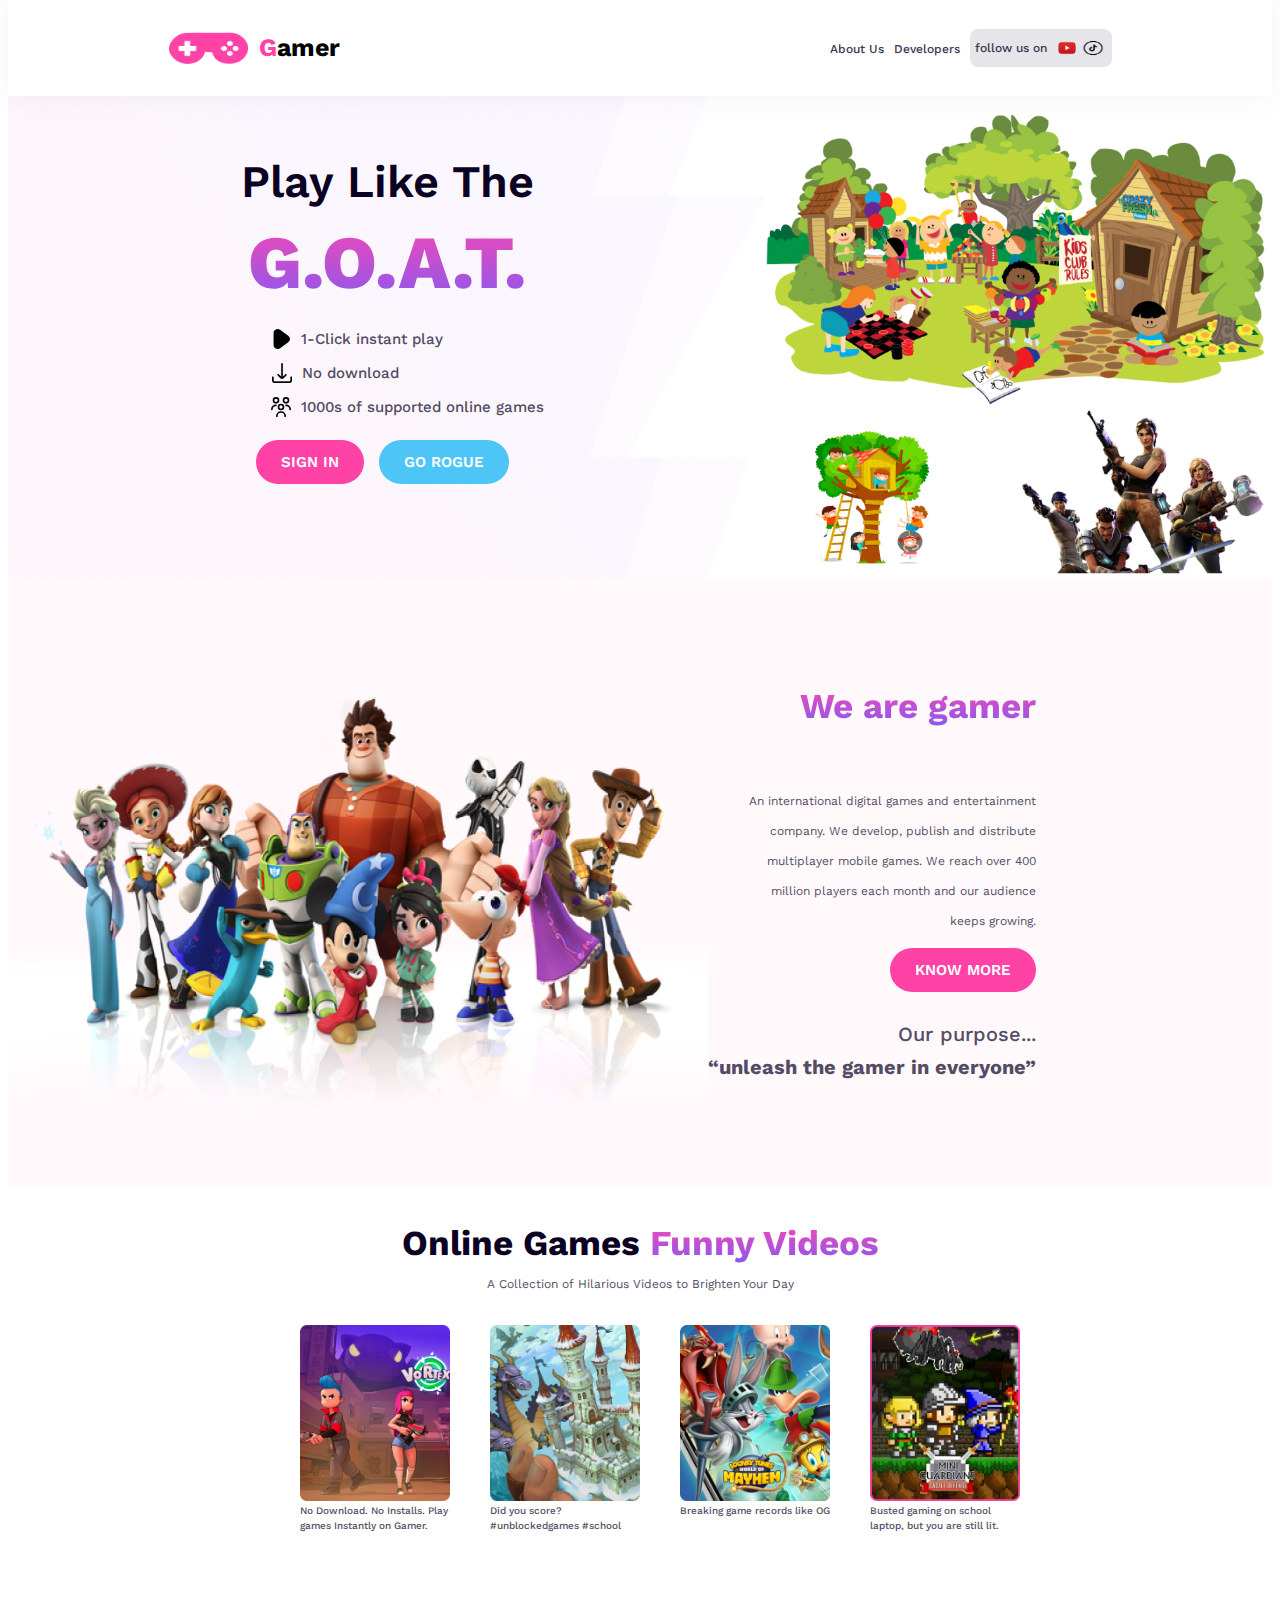
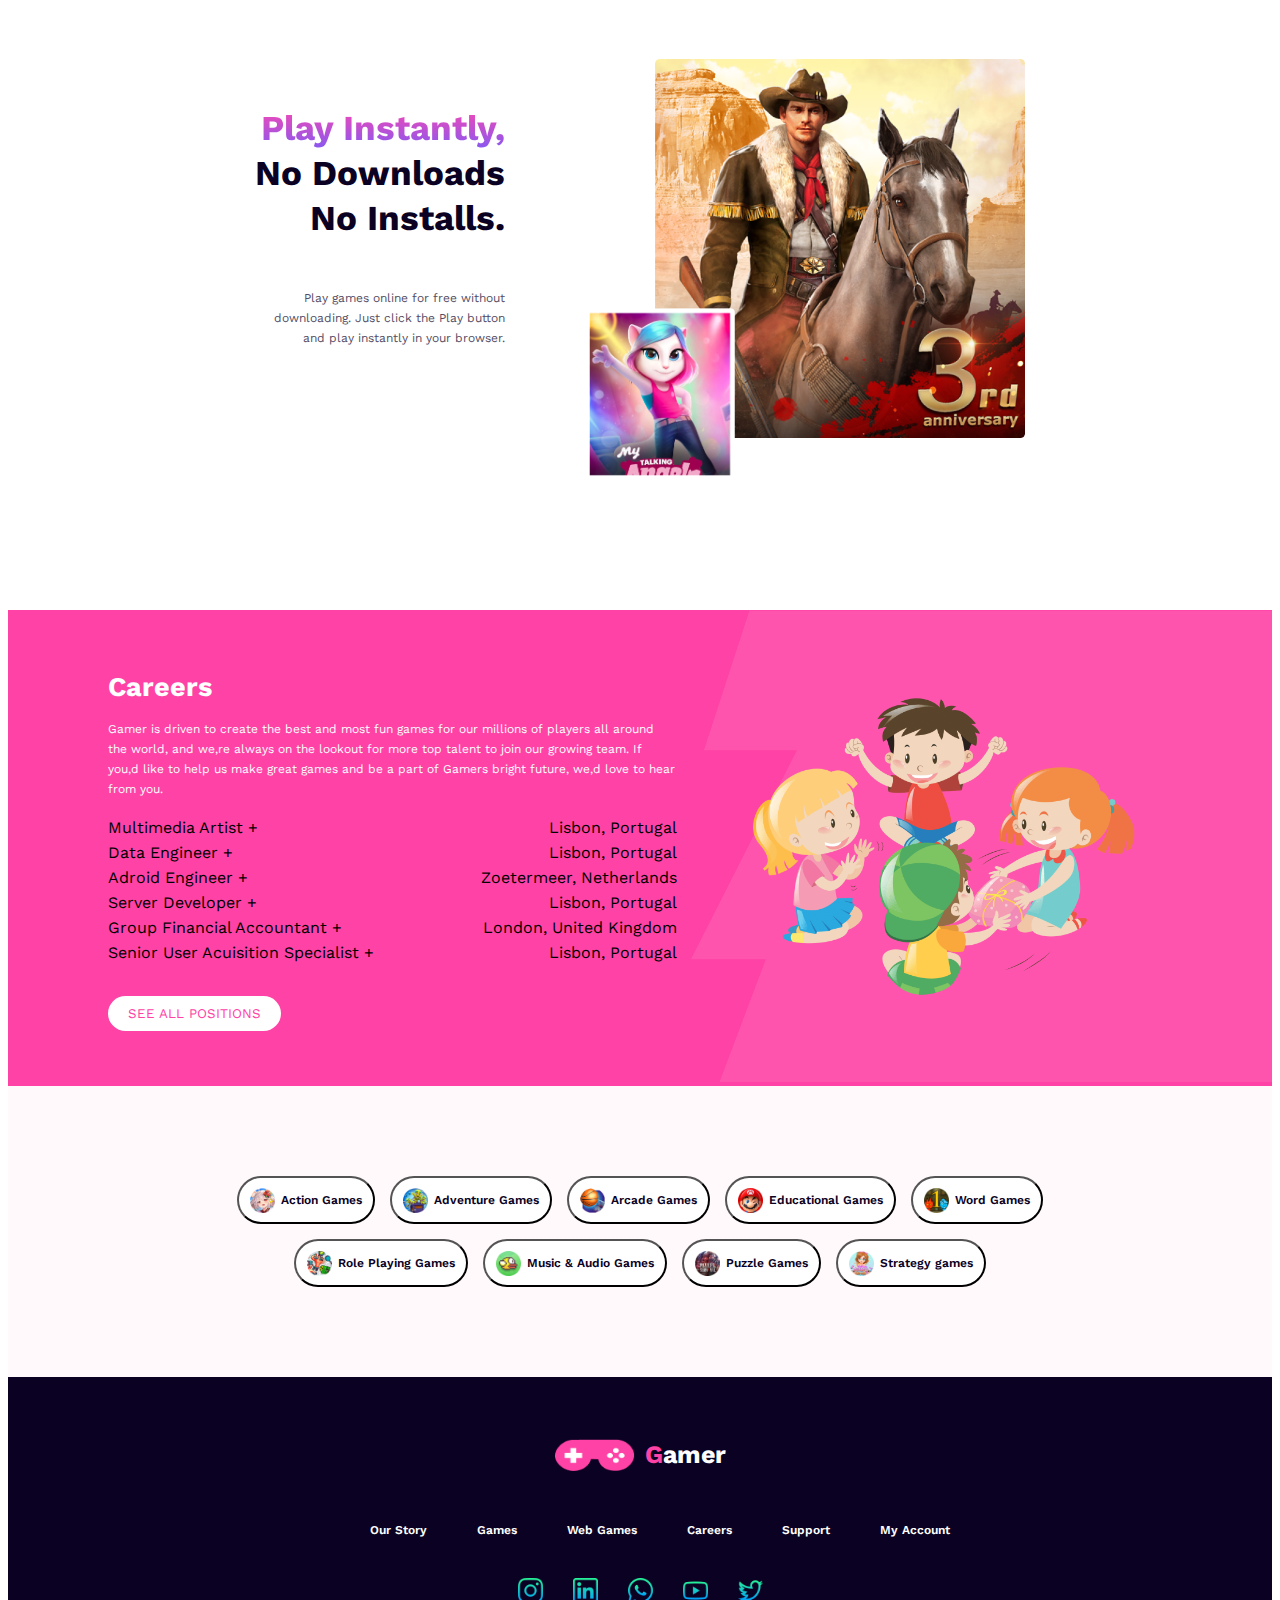
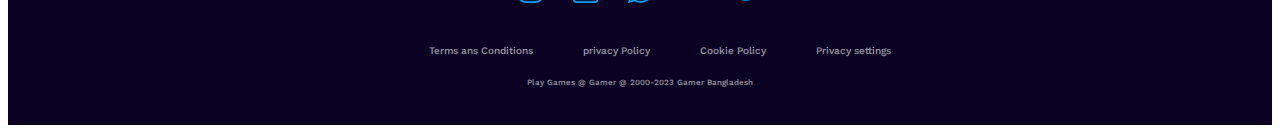
<file: B8A2-Gamer-Zone/index.html>
<!DOCTYPE html>
<html lang="en">

<head>
    <meta charset="UTF-8">
    <meta name="viewport" content="width=device-width, initial-scale=1.0">
    <title>Document</title>
    <link rel="stylesheet" href="styles/style.css">
</head>

<body>
    <header>
        <div class="navbar">
            <div class="logo"><img src="images/Frame.png" alt="">
                <h4 class="logoh"><span style="color: #FF42A5;">G</span>amer</h4>
            </div>
            <ul class="nav-ul">
                <li><a href="">About Us</a></li>
                <li><a href="">Developers</a></li>
                <li>
                    <div class="container-nav">
                        <p>follow us on</p>
                        <a href=""><img src="images/pngwing.com (1).png" alt=""
                                style="position: relative;left: 5px;top:2px">
                            <img src="images/pngwing.com (2).png" alt=""" style=" position: relative;right:
                                4px;top:2px"></a>

                    </div>
                </li>
            </ul>
        </div>
        <div class="banner">
            <div class="banner-left">
                <h4 class="bannerh">Play Like The</h3>
                    <h1 class="bannerbigh">G.O.A.T.</h1>
                    <ul>
                        <li style="position:relative;right:50px;"><img src="images/play.png" alt="">1-Click instant play
                        </li>
                        <li style="position:relative;right:72px;"><img src="images/download (1).png" alt="">No download
                        </li>
                        <li><img src="images/users-alt.svg" alt="">1000s of supported online games</li>
                    </ul>
                    <div class="bannerbtn">
                        <button style="background-color: #FF42A5;">SIGN IN</button>
                        <button style="background: #4EC5F7;">GO ROGUE</button>
                    </div>
            </div>
            <div>
                <img src="images/Group 18.png" alt="" style="width: 100%;">
            </div>



        </div>
    </header>
    <main>
        <div class="bonus">
            <img src="images/pngwing 4.png" alt="" style="width: 700px;
            height: 489px;">
            <div class="bonus-right">
                <h4>We are gamer</h4>
                <p>An international digital games and entertainment company. We develop, publish and distribute
                    multiplayer mobile games. We reach over 400 million players each month and our audience keeps
                    growing.</p>
                <button>KNOW MORE</button>
                <h6>Our purpose...</h6>
                <h5>“unleash the gamer in everyone”</h5>
            </div>
        </div>
        <div class="game-choose">
            <h3>Online Games <span style="background: linear-gradient(180deg, #F948B2 0%, #8758F1 100%);
                background-clip: text;
                -webkit-background-clip: text;
                -webkit-text-fill-color: transparent;">Funny Videos</span></h3>
            <p>A Collection of Hilarious Videos to Brighten Your Day</p>
            <div class="img-container">
                <figure>
                    <div class="haha" style="position: relative;">
                        <img src="images/Rectangle 4.png" alt="">
                        <div class="image-overlay">
                            <div>
                                <img src="images/play-button.png" alt="">
                                <p>Watch Now</p>
                            </div>
                        </div>
                    </div>
                    <p style="text-align: left;">No Download. No Installs. Play games Instantly on Gamer.</p>
                </figure>
                <figure>
                    <div class="haha" style="position: relative;">
                        <img src="images/Rectangle 5.png" alt="">
                        <div class="image-overlay">
                            <div>
                                <img src="images/play-button.png" alt="">
                                <p>Watch Now</p>
                            </div>
                        </div>
                    </div>
                    <p style="text-align: left;">Did you score? #unblockedgames #school</p>
                </figure>
                <figure>
                    <div class="haha" style="position: relative;">
                        <img src="images/Rectangle 6.png" alt="">
                        <div class="image-overlay">
                            <div>
                                <img src="images/play-button.png" alt="">
                                <p>Watch Now</p>
                            </div>
                        </div>
                    </div>
                    <p style="text-align: left;">Breaking game records like OG</p>
                </figure>
                <figure>
                    <div class="haha" style="position: relative;">
                        <img src="images/Rectangle 7.png" alt="">
                        <div class="image-overlay">
                            <div>
                                <img src="images/play-button.png" alt="">
                                <p>Watch Now</p>
                            </div>
                        </div>
                    </div>
                    <p style="text-align: left;">Busted gaming on school laptop, but you are still lit.</p>
                </figure>
            



        </div>
        </div>
        </div>
        <div class="bonus-1">
            <div class="bonus-1-left">
                <h4><span style="background: linear-gradient(180deg, #F948B2 0%, #8758F1 100%);
                background-clip: text;
                -webkit-background-clip: text;
                -webkit-text-fill-color: transparent;">Play Instantly,</span> No Downloads No Installs.</h4>
                <p>Play games online for free without downloading. Just click the Play button and play instantly in your
                    browser.</p>
            </div>
            <div class="bonus-1-img-container">
                <img src="images/Rectangle 55.png" alt="" style="width:370px;">
                <img src="images/Rectangle 66.png" alt=""
                    style="width: 150px;position: relative;bottom: 130px;right: 70px;">
            </div>

        </div>
        <div class="bonus-2">
            <div class="bonus-2-left">
                <h4>Careers</h4>
                <p>Gamer is driven to create the best and most fun games for our millions of players all around the
                    world, and we,re always on the lookout for more top talent to join our growing team. If you,d like
                    to help us make great games and be a part of Gamers bright future, we,d love to hear from you.</p>
                <div class="bonus-2-text">
                    <p>Multimedia Artist +<br>
                        Data Engineer +<br>
                        Adroid Engineer +<br>
                        Server Developer +<br>
                        Group Financial Accountant +<br>
                        Senior User Acuisition Specialist +</p>
                    <p style="text-align: right;">
                        Lisbon, Portugal<br>
                        Lisbon, Portugal<br>
                        Zoetermeer, Netherlands<br>
                        Lisbon, Portugal<br>
                        London, United Kingdom<br>
                        Lisbon, Portugal<br>
                    </p>
                </div>
                <button>SEE ALL POSITIONS</button>
            </div>
            <div class="bonus-2-right">
                <img src="images/Group 65.png" alt="" style="width:100%;">
            </div>


        </div>

    </main>
    <footer>
        <div class="btn-footer">
            <div class="first">
                <button>
                    <div class="btn-hehe">
                        <img src="images/Rectangle 11.png" alt="">
                        <p>Action Games</p>
                    </div>
                </button><button>
                    <div class="btn-hehe">
                        <img src="images/Rectangle 12.png" alt="">
                        <p>Adventure Games</p>
                    </div>
                </button><button>
                    <div class="btn-hehe">
                        <img src="images/Rectangle 13.png" alt="">
                        <p>Arcade Games</p>
                    </div>
                </button><button>
                    <div class="btn-hehe">
                        <img src="images/Rectangle 14.png" alt="">
                        <p>Educational Games</p>
                    </div>
                </button><button>
                    <div class="btn-hehe">
                        <img src="images/Rectangle 15.png" alt="">
                        <p>Word Games</p>
                    </div>
            </div>
            <div class="second">
                </button><button>
                    <div class="btn-hehe">
                        <img src="images/Rectangle 16.png" alt="">
                        <p>Role Playing Games</p>
                    </div>
                </button><button>
                    <div class="btn-hehe">
                        <img src="images/Rectangle 17.png" alt="">
                        <p>Music & Audio Games</p>
                    </div>
                </button><button>
                    <div class="btn-hehe">
                        <img src="images/Rectangle 18.png" alt="">
                        <p>Puzzle Games</p>
                    </div>
                </button><button>
                    <div class="btn-hehe">
                        <img src="images/Rectangle 19.png" alt="">
                        <p>Strategy games</p>
                    </div>
                </button>
            </div>
        </div>
        <div class="footer-main">
            <div class="logo" style="justify-content: center;"><img src="images/Frame.png" alt="">
                <h4 class="logoh"><span style="color: #FF42A5;">G</span><span style="color: #fff;">amer</span></h4>
            </div>
            <ul class="one">
                <li><a href="">Our Story</a></li>
                <li><a href="">Games</a></li>
                <li><a href="">Web Games</a></li>
                <li><a href="">Careers</a></li>
                <li><a href="">Support</a></li>
                <li><a href="">My Account</a></li>
            </ul>
            <div class="img">
                <img src="images/instagram.png" alt=""><img src="images/linkedin.png" alt=""><img
                    src="images/whatsapp.png" alt=""><img src="images/youtube.png" alt="">
                <img src="images/twitter.png" alt="">
            </div>
            <ul class="two">
                <li><a href="">Terms ans Conditions</a></li>
                <li><a href="">privacy Policy</a></li>
                <li><a href="">Cookie Policy</a></li>
                <li><a href="">Privacy settings</a></li>
            </ul>
            <p class="copyright">Play Games
                @ Gamer @ 2000-2023 Gamer Bangladesh
            </p>
        </div>


    </footer>

</body>

</html>
</file>
<file: B8A2-Gamer-Zone/styles/style.css>
@import url('https://fonts.googleapis.com/css2?family=Work+Sans:ital,wght@0,100..900;1,100..900&display=swap');

* {

    font-family: "Work Sans", sans-serif;
    font-style: normal;
  

}
body{
    margin-top: 0px;
}



li {
    list-style: none;
}

a {
    text-decoration: none;
}

a>img {
    width: 30px;
    height: 22px;
    margin: 0px;

}

.container-nav {
    display: flex;
    align-items: center;
    border-radius: 8px;
    background: rgba(11, 2, 35, 0.10);
 

}

.container-nav>p {
    padding-left: 5px;
    color: #3C354F;
    font-size: 12px;
    font-weight: 500;

}

.logo {
    display: flex;
    align-items: center;
    gap: 10px;
}

.logo>img {
    width: 80px;
    height: 32px;
}

.logoh {
    text-align: center;
    font-size: 25px;
    font-weight: 700;
    line-height: normal;
}

li>a {
    color: #3C354F;
    font-size: 12px;
    font-weight: 500;
}

.nav-ul {
    display: flex;
    align-items: center;
    gap: 10px;
}

.navbar {
    display: flex;
    justify-content: center;
    gap: 450px;
    align-items: center;
    background: #FFF;
    box-shadow: 0px 0px 30px 0px rgba(0, 0, 0, 0.05);
    
}
.banner-left>ul>li{
   display: flex;
   align-items: center;
   padding: 7px 0px;
   color: #534C64;
font-size: 15px;
font-weight: 500;

justify-content: center;

}

li>img{
    width: 20px;
    height: 20px;
    margin-right: 10px;
}

.bannerbigh{
    font-size:75px;
font-weight: 800;
background: linear-gradient(180deg, #F948B2 0%, #8758F1 100%);
background-clip: text;
-webkit-background-clip: text;
-webkit-text-fill-color: transparent;
margin-top: 10px;
margin-bottom: 0px;

}
.bannerbtn>button{
    border-radius: 48px;
    color: #FFF;

font-size: 15px;
border: 0px;
font-weight: 600;
padding: 13px 25px;
margin-right: 10px;

}
.bannerh{
    color: #0B0223;
font-size: 30px;
font-weight: 600;
font-size: 45px;
margin-bottom: 0px;

}
.banner{
    display: grid;
    grid-template-columns: 60% 40%;
    

    
}
.banner-left{
    background-image: url(../images/Group\ 14.png);
    background-position:left;
    background-size:cover;
    text-align: center; 
}
.bonus-right h4{
    text-align: right;

font-size: 35px;

font-weight: 700;
background: linear-gradient(180deg, #F948B2 0%, #8758F1 100%);
background-clip: text;
-webkit-background-clip: text;
-webkit-text-fill-color: transparent;
}
.bonus-right p{
    color: #534C64;
text-align: right;

font-size: 12px;
width: 300px;
font-weight: 400;
line-height: 30px;
}
.bonus-right>button{
    border-radius: 48px;
    color: #FFF;
font-size: 15px;
border: 0px;
font-weight: 600;
padding: 13px 25px;
background-color: #FF42A5;
margin-bottom: 0px;
/* max-width: 150px; */


}
.bonus-right h5{
    color: #534C64;
font-size: 20px;

font-weight: 700;
line-height: 40px;
text-align: right;
margin-top: 0px;
}
.bonus-right h6{
    color: #534C64;
text-align: right;

font-size: 20px;

font-weight: 500;
line-height: 25px;
margin-bottom: 0px;
margin-top: 30px;
}
.bonus{
    display: flex;
    background: linear-gradient(90deg, rgba(255, 66, 165, 0.03) 13.13%, rgba(255, 66, 165, 0.03) 87.94%);
    padding: 60px 0px;
}
.bonus-right{
    padding-right: 60px;
    display: flex;
    flex-direction: column;
    align-items: end;

}
.img-container{
    display: flex;
    justify-content: center;
}

.haha,figure>p{
    width: 150px;
}
figure{
    margin-right: 0px;
} 
figure>p{
    color: #534C64;
margin-top: 3px;
font-size: 10px;

font-weight: 500;
line-height: 15px; /* 150% */
}
.game-choose{
    text-align: center;
}
.game-choose>h3{
    color: #0B0223;

font-size: 35px;
font-weight: 700;
margin-bottom: 5px;
}
.game-choose>p{
    color: #534C64;
margin-top: 0px;
margin-bottom: 10px;
font-size: 12px;

font-weight: 400;
line-height: 30px; /* 166.667% */
}
.bonus-1-img-container{
    display: flex;
    flex-direction: column;

}
.bonus-1 h4{
    color: #0B0223;
width: 250px;
font-size: 35px;
text-align: right;
font-weight: 700;
line-height: 45px;
}
.bonus-1 p{
    color: #534C64;
text-align: right;
width: 250px;
font-size: 12px;

font-weight: 400;
line-height: 20px; /* 166.667% */
}
.bonus-1{
    display: flex;
    justify-content:center;
    gap: 150px;
    margin-top: 100px;
}
.bonus-2 h4{
    color: #FFF;
font-family: "Work Sans";
font-size: 27px;
font-style: normal;
font-weight: 700;
line-height: 45px; /* 125% */
margin-bottom: 9px;
margin-top: 20px;
}
.bonus-2-text{
    display: flex;
    justify-content: space-between;
    line-height: 25px;
    margin-bottom: 15px;
}
.bonus-2-left{

   
    padding-left: 100px;
    padding-right: 2%;
    padding-bottom: 20px;
  

    
    
}
.bonus-2-left>p{
    color: #FFF;

font-size: 12px;
margin-top: 0px;
font-weight: 400;
line-height: 20px;
margin-bottom: 0px; /* 166.667% */
}
.bonus-2-left>button{
 border-radius: 48px;
background-color: #FFF;
color:#FF42A5;
padding: 10px 20px;
border:0px;
}

.bonus-2{
    display: grid;
    grid-template-columns: 54% 46%;
    align-items: center;
    background-color: #FF42A5;
}
.btn-footer button{
    border-radius: 50px;
background: #FFF;
color: #0B0223;

font-size: 12px;
font-weight: 600;
}
.btn-footer img{
    width:25px;
    height: 25px;
    
}
.btn-hehe{
    display: flex;
    padding: 2px 5px;
    gap: 6px;
    align-items: center;
 
}
.first,.second{
    display: flex;
    justify-content: center;
    gap: 15px;
}
.second{
    margin-top: 15px;
}
.btn-footer{
    padding: 90px 0px;
    background: linear-gradient(90deg, rgba(255, 66, 165, 0.03) 13.13%, rgba(255, 66, 165, 0.03) 87.94%);
}
.img>img{
    width: 25px;
}
.img{
    display: flex;
    justify-content:center;
    gap:30px;
    padding: 20px 0px;
}
.one,.two{
    display:flex;
    justify-content: center;
    gap:50px;
    margin-bottom: 20px;
}
.two>li>a{
    color: rgba(255, 255, 255, 0.60);

font-size: 10px;

font-weight: 500;

}
.one>li>a{
    color: #FFF;

font-size: 12px;

font-weight: 600;
}

.copyright{
    text-align: center;
    color: rgba(255, 255, 255, 0.60);

font-size: 8px;

font-weight: 500;
}
.footer-main{
    background: #0B0223;
    padding: 30px 0px ;
}
.btn-hehe:hover{
    background: var(--Linear, linear-gradient(90deg, #FF42A5 13.13%, #FF42A5 87.94%));
background-clip: text;
-webkit-background-clip: text;
-webkit-text-fill-color: transparent;

}
.btn-footer button:hover{
    border: 1px solid #FF42A5;
}


.haha{
    height: 175px;
  
}
.haha>img{
    width:100%;
   
    

}
.image-overlay{
position: absolute;
 background-color:rgba(0,0,0,0.6);
width: 98%;
height: 98%;
border-radius: 7px;
top:0px;
left:0px;
color:#F948B2;
display: flex;
flex-direction: column;
align-items: center;
justify-content: center;
  opacity: 0;  
  border: 2px solid #FF42A5;
}


.image-overlay:hover{
opacity: 1;
} 
.image-overlay img{
    width:20px;
}
.image-overlay p{
    text-align: center;
font-size: 9px;
margin-top: 0px;
font-weight: 600;

}
/*responsive for mobile devices*/
@media screen and (max-width: 768px)
{
    .navbar{
        width:100%;
    }
    .nav-ul {
        flex-direction: column;
    }
    .navbar {
       flex-direction: column;
       gap:0px;
    }
}
</file>
